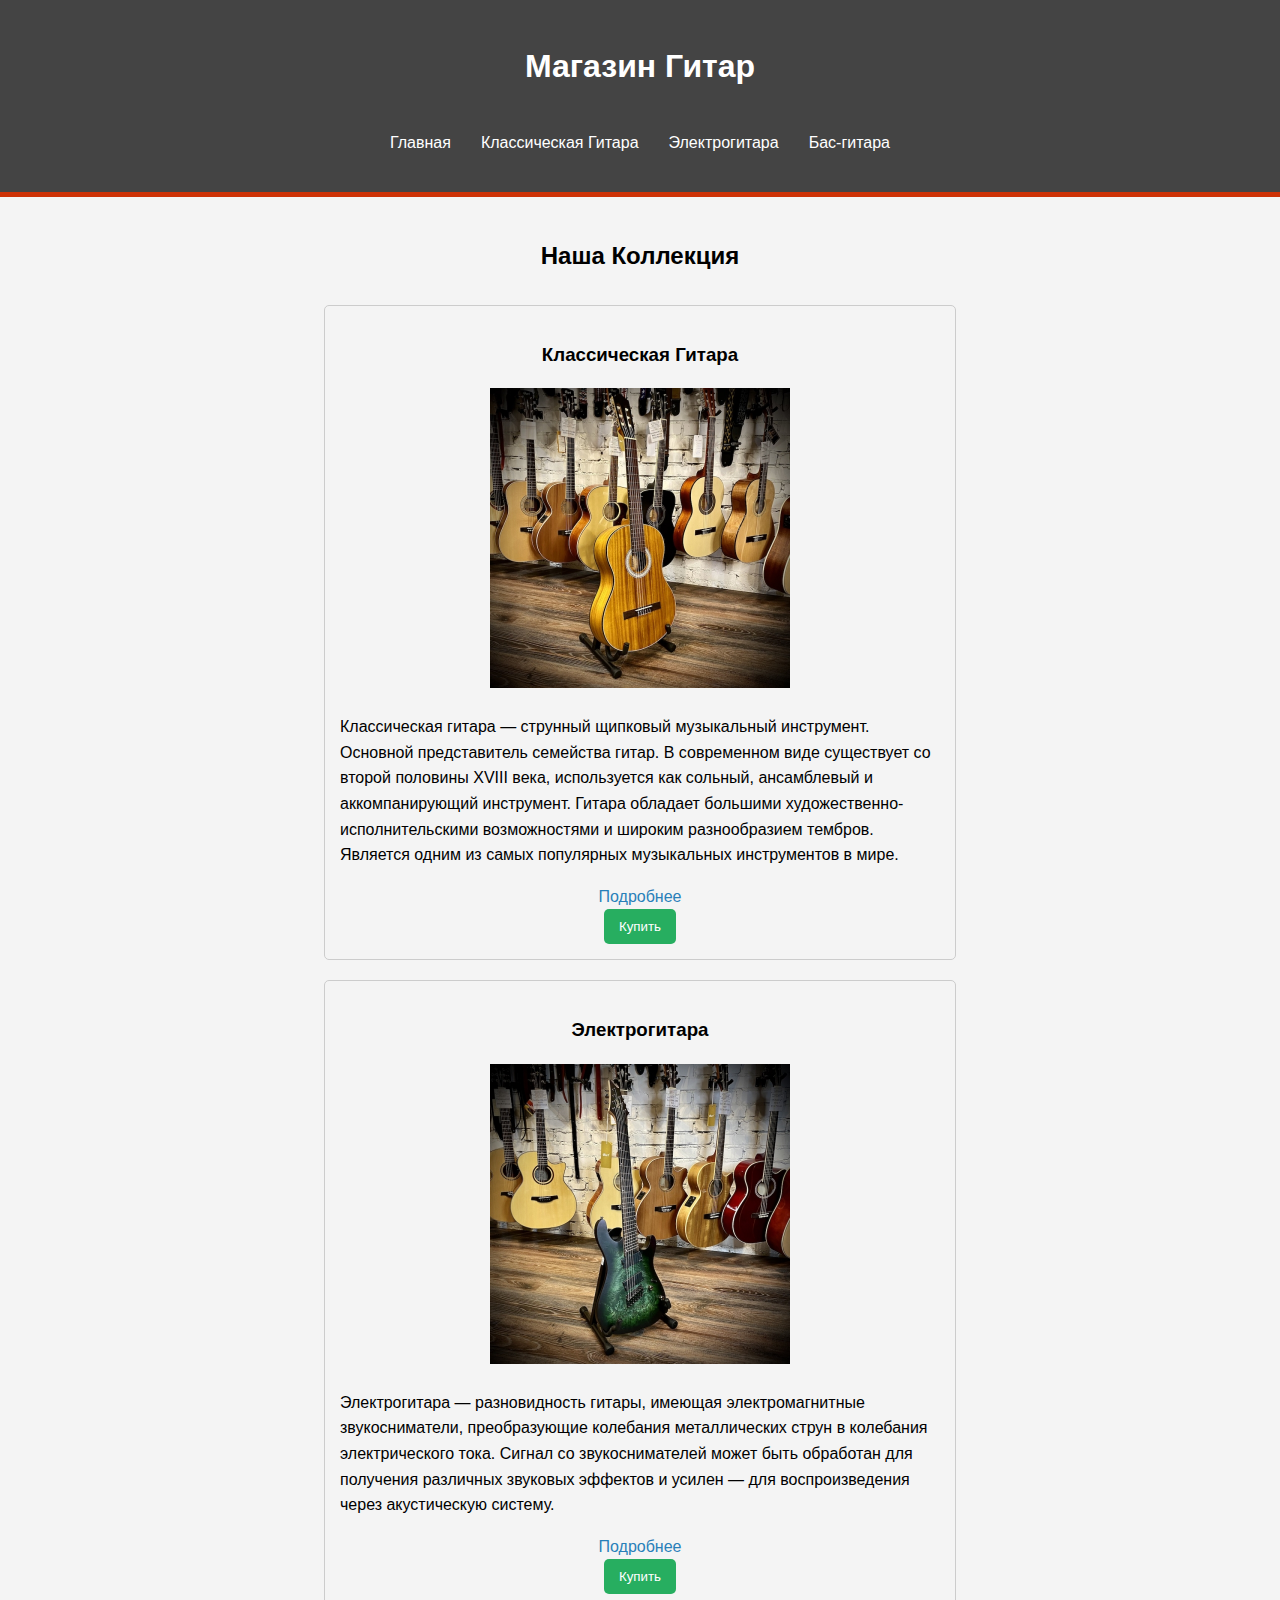
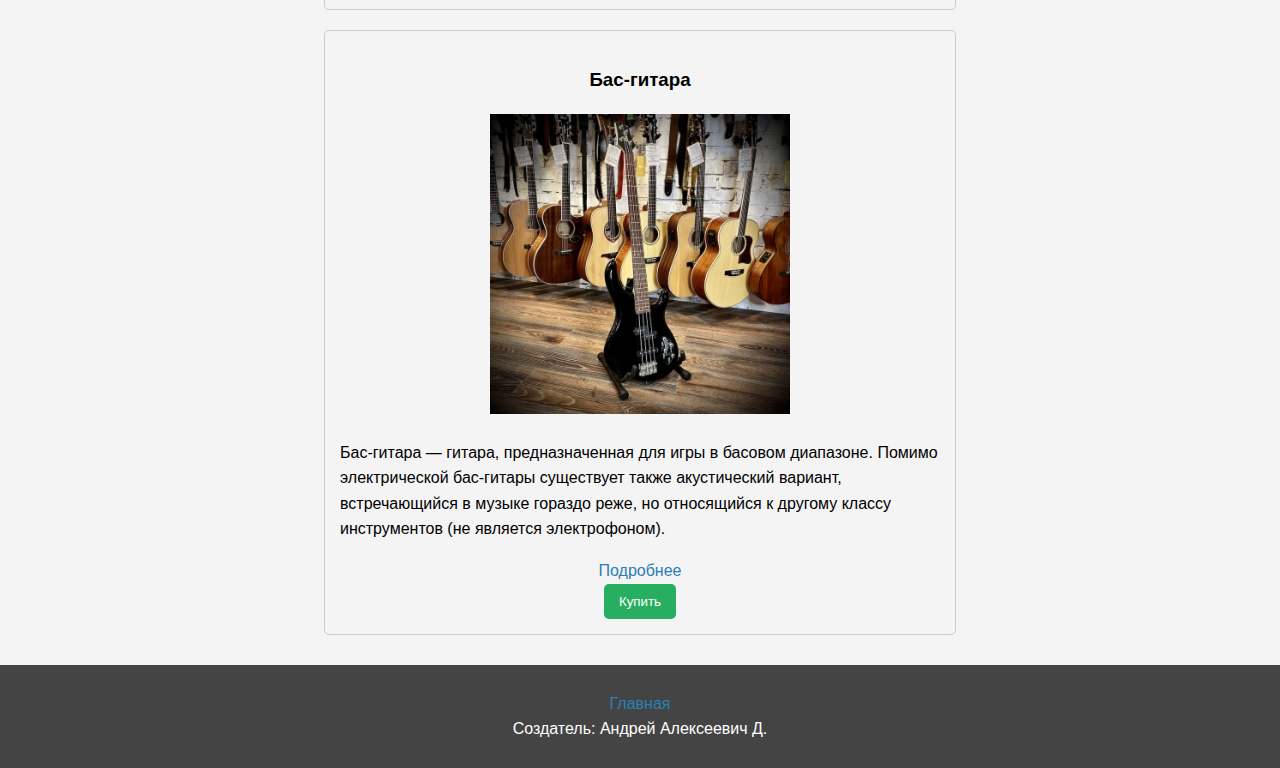
<file: Index.html>
<!DOCTYPE html>
<html lang="ru">
<head>
    <meta charset="UTF-8">
    <title>Магазин Гитар</title>
    <meta name="description" content="Магазин Гитар предлагает широкий ассортимент классических, электрических и бас-гитар. Найдите идеальный инструмент для вашего музыкального стиля и начинайте творить!">
    <meta name="keywords" content="Магазин Гитар, классическая гитара, электрогитара, бас-гитара">
    <link rel="stylesheet" type="text/css" href="styles.css">
     <script>
        function purchaseGuitar() {
            alert('Поздравляем с покупкой гитары!');
        }
     </script>
</head>
<body>
    <header>
        <div class="container">
            <h1>Магазин Гитар</h1>
            <nav>
                <ul>
                    <li><a href="index.html" class="current">Главная</a></li>
                    <li><a href="cg.html">Классическая Гитара</a></li>
                    <li><a href="eg.html">Электрогитара</a></li>
                    <li><a href="bg.html">Бас-гитара</a></li>
                </ul>
            </nav>
        </div>
    </header>
    
    <section class="container">
        <h2>Наша Коллекция</h2>
        
        <article>
            <h3>Классическая Гитара</h3>
            <img style="position: relative;width: 300px;height: 300px" src="pic/cg1.jpeg">
            <p>Классическая гитара — струнный щипковый музыкальный инструмент. Основной представитель семейства гитар. В современном виде существует со второй половины XVIII века, используется как сольный, ансамблевый и аккомпанирующий инструмент. Гитара обладает большими художественно-исполнительскими возможностями и широким разнообразием тембров. Является одним из самых популярных музыкальных инструментов в мире.</p>
            <a href="cg.html">Подробнее</a>
            <button type="button" onclick="purchaseGuitar()">Купить</button>
        </article>
        
        <article>
            <h3>Электрогитара</h3>
            <img style="position: relative;width: 300px;height: 300px" src="pic/eg1.jpeg">
            <p>Электрогитара — разновидность гитары, имеющая электромагнитные звукосниматели, преобразующие колебания металлических струн в колебания электрического тока. Сигнал со звукоснимателей может быть обработан для получения различных звуковых эффектов и усилен — для воспроизведения через акустическую систему.</p>
            <a href="eg.html">Подробнее</a>
            <button type="button" onclick="purchaseGuitar()">Купить</button>
        </article>
        
        <article>
            <h3>Бас-гитара</h3>
            <img style="position: relative;width: 300px;height: 300px" src="pic/bg1.jpeg">
            <p>Бас-гитара — гитара, предназначенная для игры в басовом диапазоне. Помимо электрической бас-гитары существует также акустический вариант, встречающийся в музыке гораздо реже, но относящийся к другому классу инструментов (не является электрофоном).</p>
            <a href="bg.html">Подробнее</a>
            <button type="button" onclick="purchaseGuitar()">Купить</button>
        </article>
    </section>
    <footer>
        <div class="container">
            <p><a href="index.html" class="current">Главная</a><br>Создатель: Андрей Алексеевич Д.</p>
        </div>
    </footer>
</body>
</html>
</file>
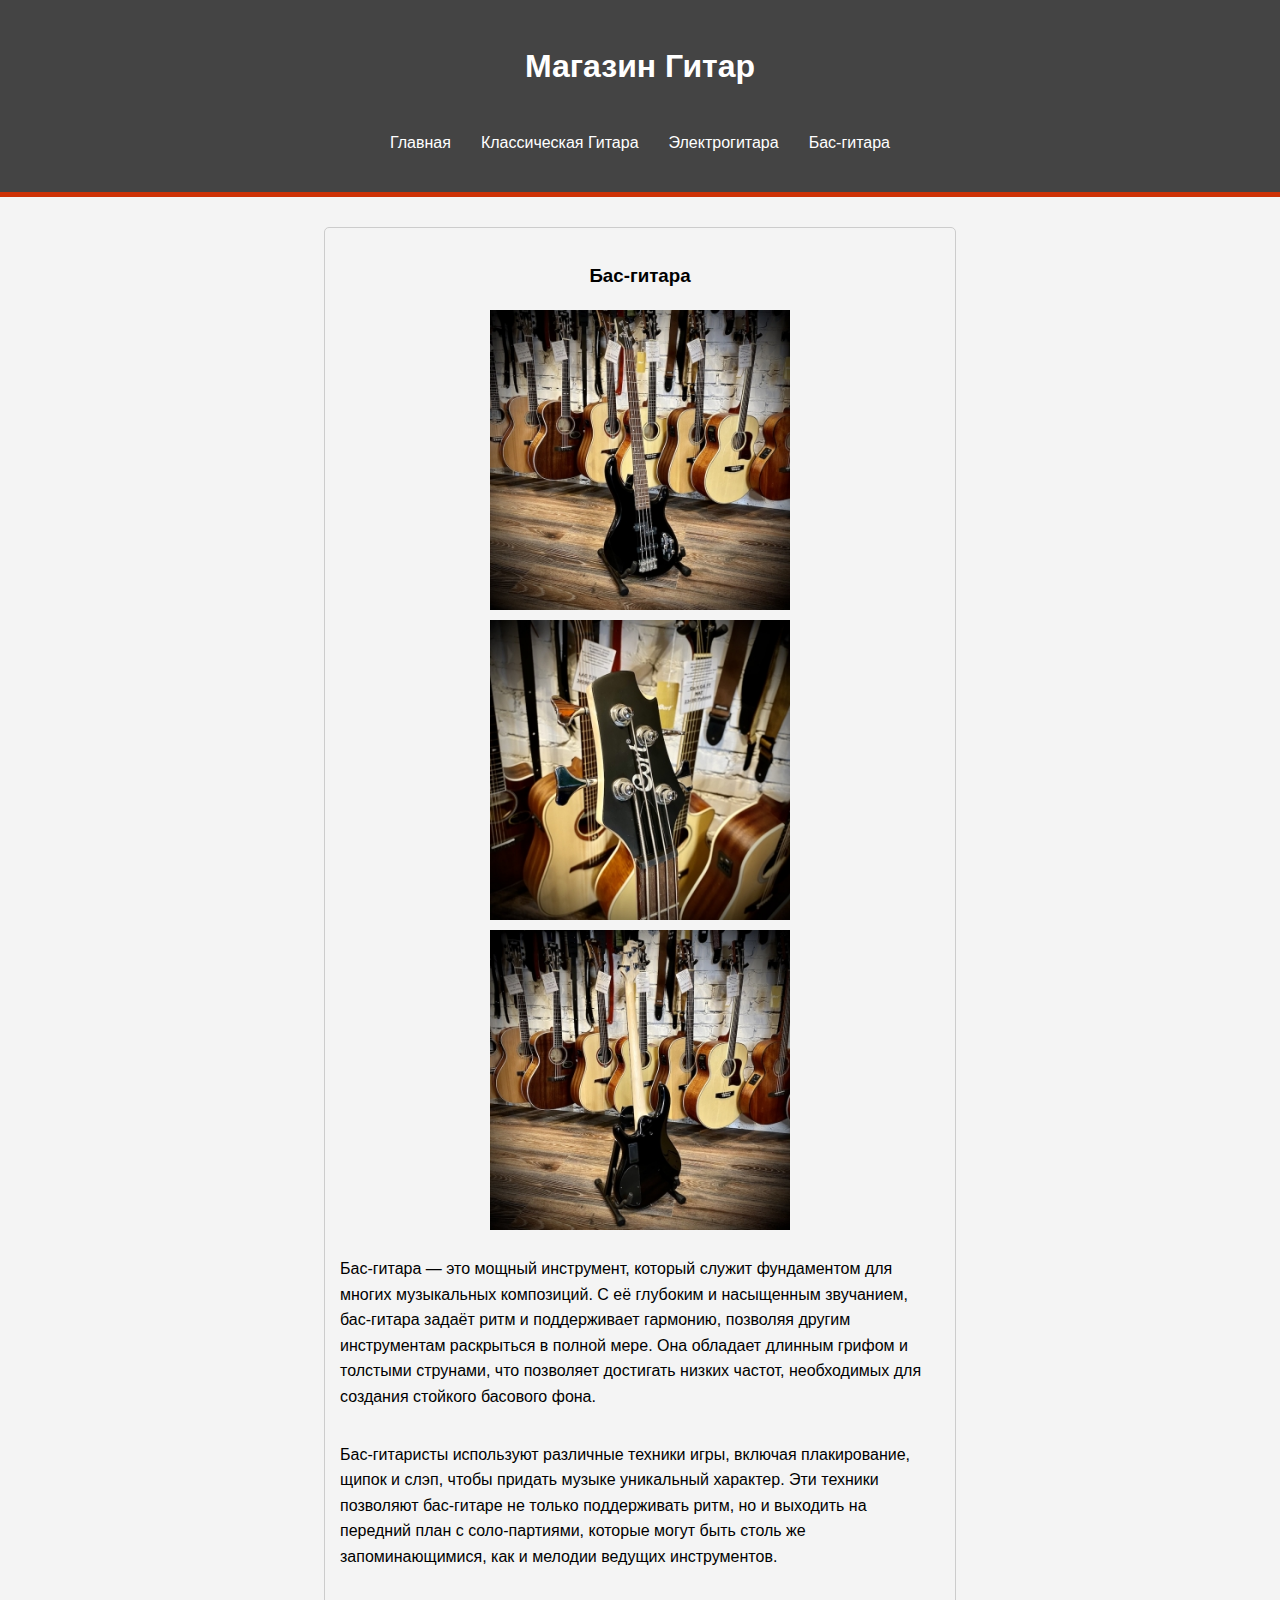
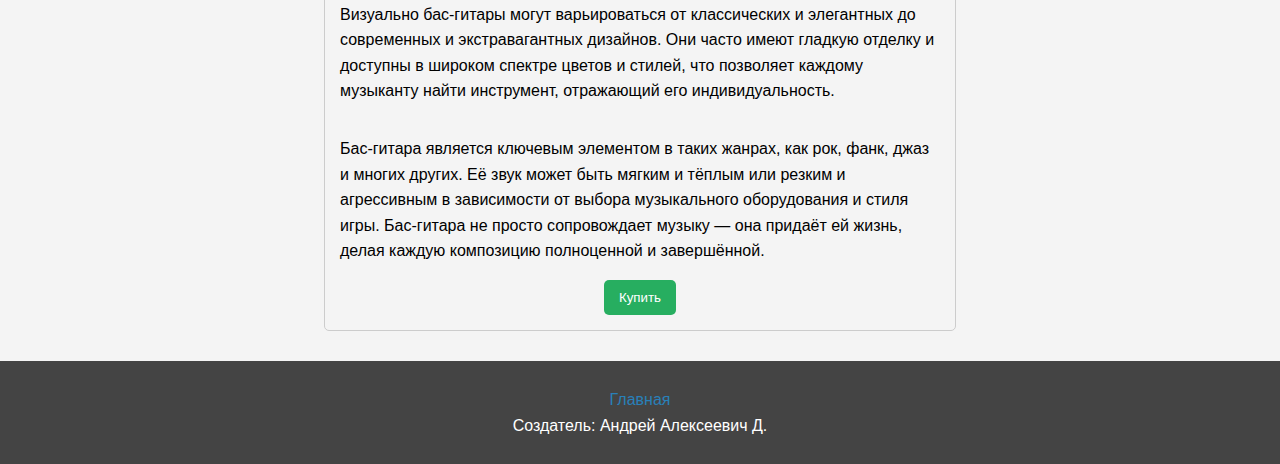
<file: bg.html>
<!DOCTYPE html>
<html lang="ru">
<head>
    <meta charset="UTF-8">
    <title>Бас-гитара</title>
    <link rel="stylesheet" type="text/css" href="styles.css">
     <script>
        function purchaseGuitar() {
            alert('Поздравляем с покупкой гитары!');
        }
     </script>
    <!-- Yandex.Metrika counter -->
<script type="text/javascript" >
   (function(m,e,t,r,i,k,a){m[i]=m[i]||function(){(m[i].a=m[i].a||[]).push(arguments)};
   m[i].l=1*new Date();
   for (var j = 0; j < document.scripts.length; j++) {if (document.scripts[j].src === r) { return; }}
   k=e.createElement(t),a=e.getElementsByTagName(t)[0],k.async=1,k.src=r,a.parentNode.insertBefore(k,a)})
   (window, document, "script", "https://mc.yandex.ru/metrika/tag.js", "ym");

   ym(99529166, "init", {
        clickmap:true,
        trackLinks:true,
        accurateTrackBounce:true,
        webvisor:true
   });
</script>
<noscript><div><img src="https://mc.yandex.ru/watch/99529166" style="position:absolute; left:-9999px;" alt="" /></div></noscript>
<!-- /Yandex.Metrika counter -->
</head>
<body>
    <header>
        <div class="container">
            <h1>Магазин Гитар</h1>
            <nav>
                <ul>
                    <li><a href="index.html" class="current">Главная</a></li>
                    <li><a href="cg.html">Классическая Гитара</a></li>
                    <li><a href="eg.html">Электрогитара</a></li>
                    <li><a href="bg.html">Бас-гитара</a></li>
                </ul>
            </nav>
        </div>
    </header>
    <section class="container">
        <article>
            <h3>Бас-гитара</h3>
              <img style="position: relative;width: 300px;height: 300px" src="pic/bg1.jpeg">
              <img style="position: relative;width: 300px;height: 300px" src="pic/bg2.jpeg">
              <img style="position: relative;width: 300px;height: 300px" src="pic/bg3.jpeg">
            <p>Бас-гитара — это мощный инструмент, который служит фундаментом для многих музыкальных композиций. С её глубоким и насыщенным звучанием, бас-гитара задаёт ритм и поддерживает гармонию, позволяя другим инструментам раскрыться в полной мере. Она обладает длинным грифом и толстыми струнами, что позволяет достигать низких частот, необходимых для создания стойкого басового фона.</p>
            <p>Бас-гитаристы используют различные техники игры, включая плакирование, щипок и слэп, чтобы придать музыке уникальный характер. Эти техники позволяют бас-гитаре не только поддерживать ритм, но и выходить на передний план с соло-партиями, которые могут быть столь же запоминающимися, как и мелодии ведущих инструментов.</p>
            <p>Визуально бас-гитары могут варьироваться от классических и элегантных до современных и экстравагантных дизайнов. Они часто имеют гладкую отделку и доступны в широком спектре цветов и стилей, что позволяет каждому музыканту найти инструмент, отражающий его индивидуальность.</p>
            <p>Бас-гитара является ключевым элементом в таких жанрах, как рок, фанк, джаз и многих других. Её звук может быть мягким и тёплым или резким и агрессивным в зависимости от выбора музыкального оборудования и стиля игры. Бас-гитара не просто сопровождает музыку — она придаёт ей жизнь, делая каждую композицию полноценной и завершённой.</p>
            <button type="button" onclick="purchaseGuitar()">Купить</button>
        </article>
    </section>
    <footer>
        <div class="container">
            <p><a href="index.html" class="current">Главная</a><br>Создатель: Андрей Алексеевич Д.</p>
        </div>
    </footer>
</body>
</html>
</file>
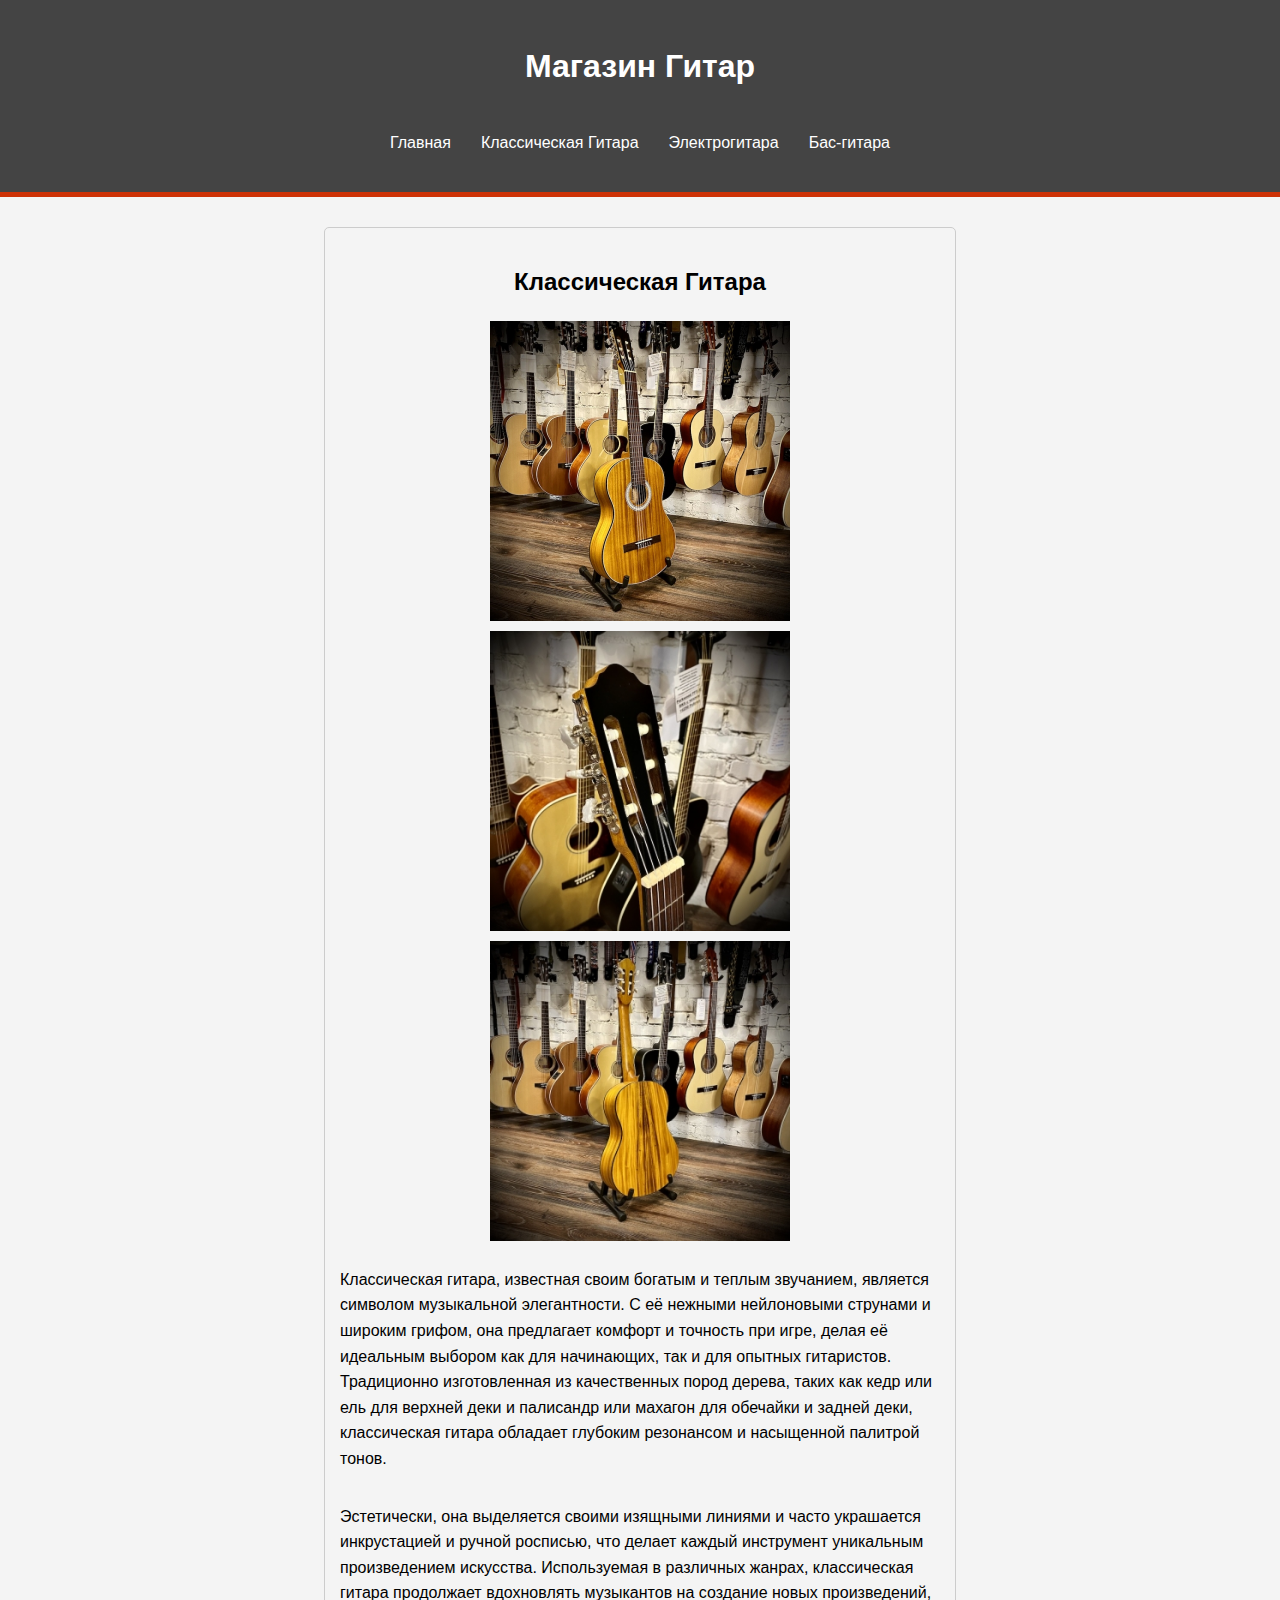
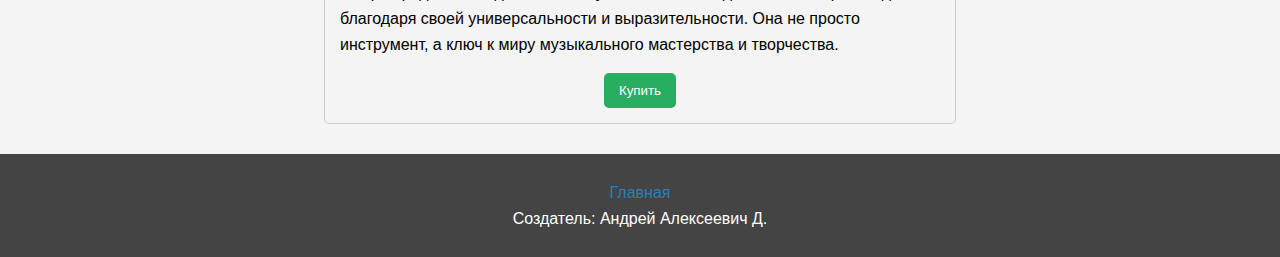
<file: cg.html>
<!DOCTYPE html>
<html lang="ru">
<head>
    <meta charset="UTF-8">
    <title>Классическая гитара</title>
    <link rel="stylesheet" type="text/css" href="styles.css">
     <script>
        function purchaseGuitar() {
            alert('Поздравляем с покупкой гитары!');
        }
     </script>
    <!-- Yandex.Metrika counter -->
<script type="text/javascript" >
   (function(m,e,t,r,i,k,a){m[i]=m[i]||function(){(m[i].a=m[i].a||[]).push(arguments)};
   m[i].l=1*new Date();
   for (var j = 0; j < document.scripts.length; j++) {if (document.scripts[j].src === r) { return; }}
   k=e.createElement(t),a=e.getElementsByTagName(t)[0],k.async=1,k.src=r,a.parentNode.insertBefore(k,a)})
   (window, document, "script", "https://mc.yandex.ru/metrika/tag.js", "ym");

   ym(99529166, "init", {
        clickmap:true,
        trackLinks:true,
        accurateTrackBounce:true,
        webvisor:true
   });
</script>
<noscript><div><img src="https://mc.yandex.ru/watch/99529166" style="position:absolute; left:-9999px;" alt="" /></div></noscript>
<!-- /Yandex.Metrika counter -->
</head>
<body>
    <header>
        <div class="container">
            <h1>Магазин Гитар</h1>
            <nav>
                <ul>
                    <li><a href="index.html" class="current">Главная</a></li>
                    <li><a href="cg.html">Классическая Гитара</a></li>
                    <li><a href="eg.html">Электрогитара</a></li>
                    <li><a href="bg.html">Бас-гитара</a></li>
                </ul>
            </nav>
        </div>
    </header>
    <section class="container">
        <article>
            <h2>Классическая Гитара</h2>
            <img style="position: relative;width: 300px;height: 300px" src="pic/cg1.jpeg">
            <img style="position: relative;width: 300px;height: 300px" src="pic/cg2.jpeg">
            <img style="position: relative;width: 300px;height: 300px" src="pic/cg3.jpeg">
            <p>Классическая гитара, известная своим богатым и теплым звучанием, является символом музыкальной элегантности. С её нежными нейлоновыми струнами и широким грифом, она предлагает комфорт и точность при игре, делая её идеальным выбором как для начинающих, так и для опытных гитаристов. Традиционно изготовленная из качественных пород дерева, таких как кедр или ель для верхней деки и палисандр или махагон для обечайки и задней деки, классическая гитара обладает глубоким резонансом и насыщенной палитрой тонов.</p>
            <p>Эстетически, она выделяется своими изящными линиями и часто украшается инкрустацией и ручной росписью, что делает каждый инструмент уникальным произведением искусства. Используемая в различных жанрах, классическая гитара продолжает вдохновлять музыкантов на создание новых произведений, благодаря своей универсальности и выразительности. Она не просто инструмент, а ключ к миру музыкального мастерства и творчества.</p>
            <button type="button" onclick="purchaseGuitar()">Купить</button>
        </article>
    </section>
<footer>
        <div class="container">
            <p><a href="index.html" class="current">Главная</a><br>Создатель: Андрей Алексеевич Д.</p>
        </div>
</footer>
</body>
</html>
</file>
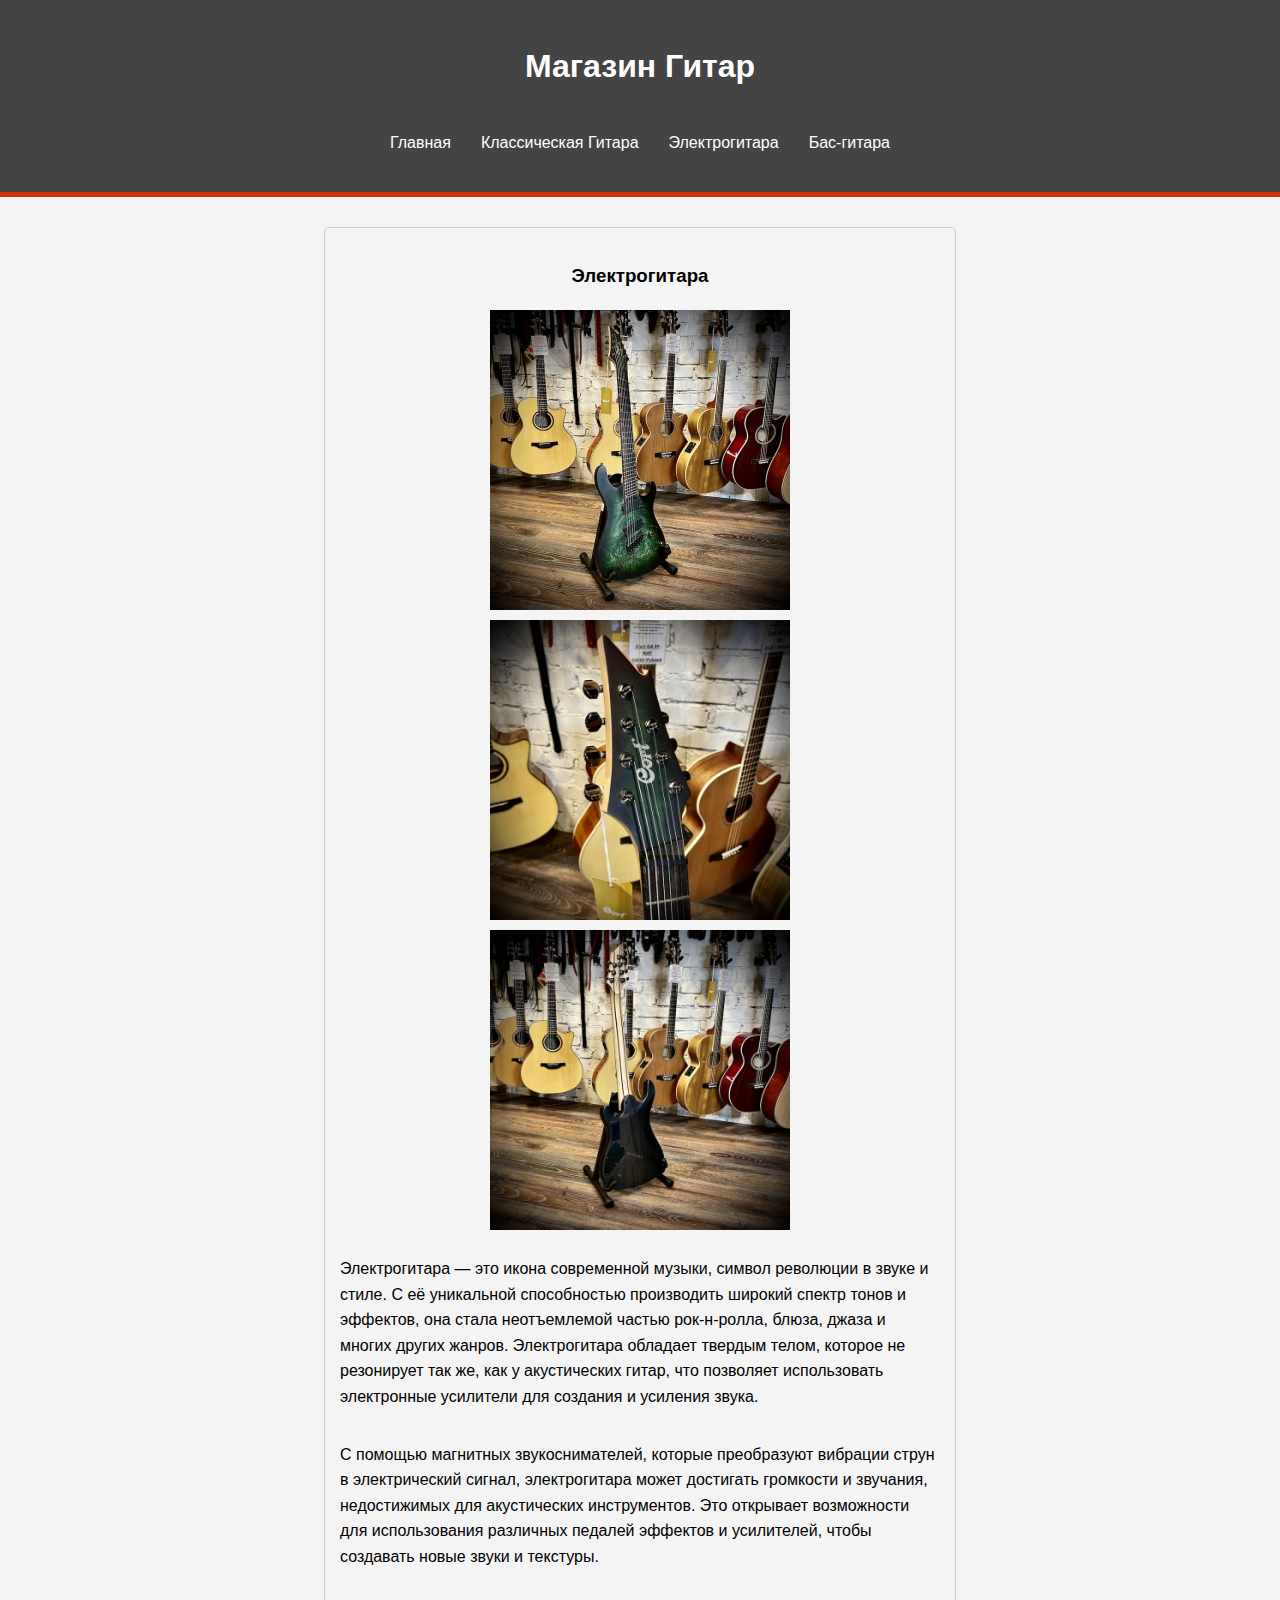
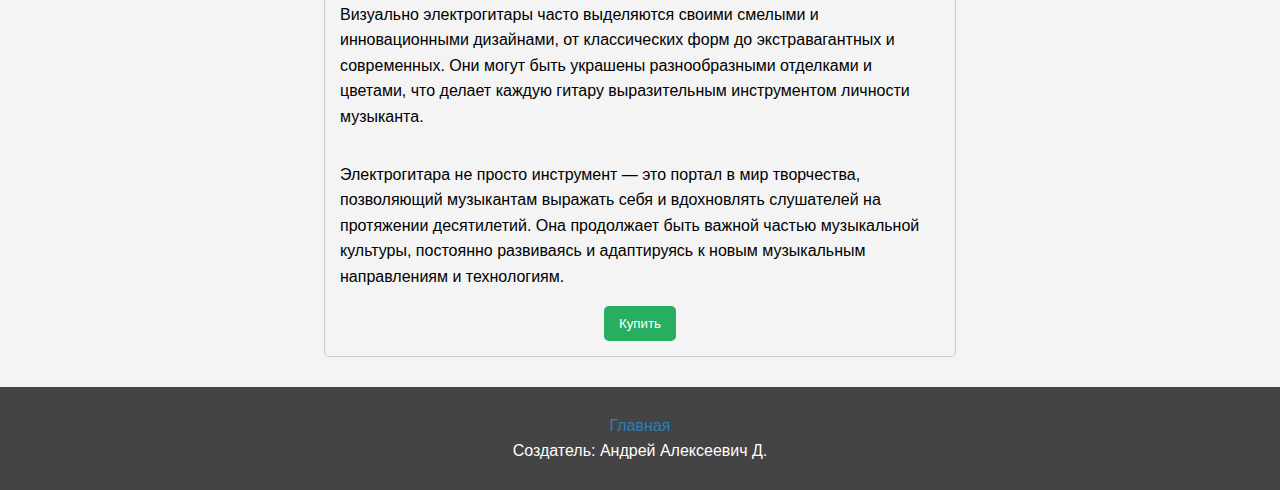
<file: eg.html>
<!DOCTYPE html>
<html lang="ru">
<head>
    <meta charset="UTF-8">
    <title>Электрогитара</title>
    <link rel="stylesheet" type="text/css" href="styles.css">
     <script>
        function purchaseGuitar() {
            alert('Поздравляем с покупкой гитары!');
        }
     </script>
</head>
<body>
    <header>
        <div class="container">
            <h1>Магазин Гитар</h1>
            <nav>
                <ul>
                    <li><a href="index.html" class="current">Главная</a></li>
                    <li><a href="cg.html">Классическая Гитара</a></li>
                    <li><a href="eg.html">Электрогитара</a></li>
                    <li><a href="bg.html">Бас-гитара</a></li>
                </ul>
            </nav>
        </div>
    </header>
    <section class="container">
        <article>
            <h3>Электрогитара</h3>
<img style="position: relative;width: 300px;height: 300px" src="pic/eg1.jpeg">
<img style="position: relative;width: 300px;height: 300px" src="pic/eg2.jpeg">
<img style="position: relative;width: 300px;height: 300px" src="pic/eg3.jpeg">
            <p>Электрогитара — это икона современной музыки, символ революции в звуке и стиле. С её уникальной способностью производить широкий спектр тонов и эффектов, она стала неотъемлемой частью рок-н-ролла, блюза, джаза и многих других жанров. Электрогитара обладает твердым телом, которое не резонирует так же, как у акустических гитар, что позволяет использовать электронные усилители для создания и усиления звука.</p>
<p>С помощью магнитных звукоснимателей, которые преобразуют вибрации струн в электрический сигнал, электрогитара может достигать громкости и звучания, недостижимых для акустических инструментов. Это открывает возможности для использования различных педалей эффектов и усилителей, чтобы создавать новые звуки и текстуры.</p>
<p>Визуально электрогитары часто выделяются своими смелыми и инновационными дизайнами, от классических форм до экстравагантных и современных. Они могут быть украшены разнообразными отделками и цветами, что делает каждую гитару выразительным инструментом личности музыканта.</p>
<p>Электрогитара не просто инструмент — это портал в мир творчества, позволяющий музыкантам выражать себя и вдохновлять слушателей на протяжении десятилетий. Она продолжает быть важной частью музыкальной культуры, постоянно развиваясь и адаптируясь к новым музыкальным направлениям и технологиям.</p>
            <button type="button" onclick="purchaseGuitar()">Купить</button>
        </article>
    </section>
    <footer>
        <div class="container">
            <p><a href="index.html" class="current">Главная</a><br>Создатель: Андрей Алексеевич Д.</p>
        </div>
    </footer>
</body>
</html>
</file>
<file: styles.css>
body {
    font-family: Arial, sans-serif;
    margin: 0;
    padding: 0;
    line-height: 1.6;
    background-color: #f4f4f4;
}

header {
    background-color: #444444;
    color: white;
    padding: 20px 0;
    border-bottom: #CD3206 5px solid;
}

.container {
    display: flex;
    flex-direction: column;
    align-items: center;
    max-width: 1200px;
    margin: auto;
}

nav {
    width: 100%;
}

nav ul {
    display: flex;
    justify-content: center;
    list-style: none;
    padding: 0;
}

nav ul li {
    margin: 0 15px;
}

nav a {
    color: white;
    text-decoration: none;
}

section.container {
    display: flex;
    flex-wrap: wrap;
    justify-content: space-around;
    padding: 20px;
}

article {
    display: flex;
    flex-direction: column;
    align-items: center;
    border: 1px solid #ccc;
    border-radius: 5px;
    margin: 10px;
    padding: 15px;
    width: 50%;
}

article img {
    max-width: 100%;
    height: auto;
    margin-bottom: 10px;
}

button {
    background-color: #27ae60;
    color: white;
    border: none;
    padding: 10px 15px;
    cursor: pointer;
    border-radius: 5px;
}

button:hover {
    background-color: #219653;
}

a {
    color: #2980b9;
    text-decoration: none;
}

footer {
    background-color: #444444;
    color: white;
    text-align: center;
    padding: 10px 0;
}

@media (max-width: 768px) {
    nav ul {
        flex-direction: column;
    }

    article {
        width: calc(100% - 40px);
    }
}
</file>
